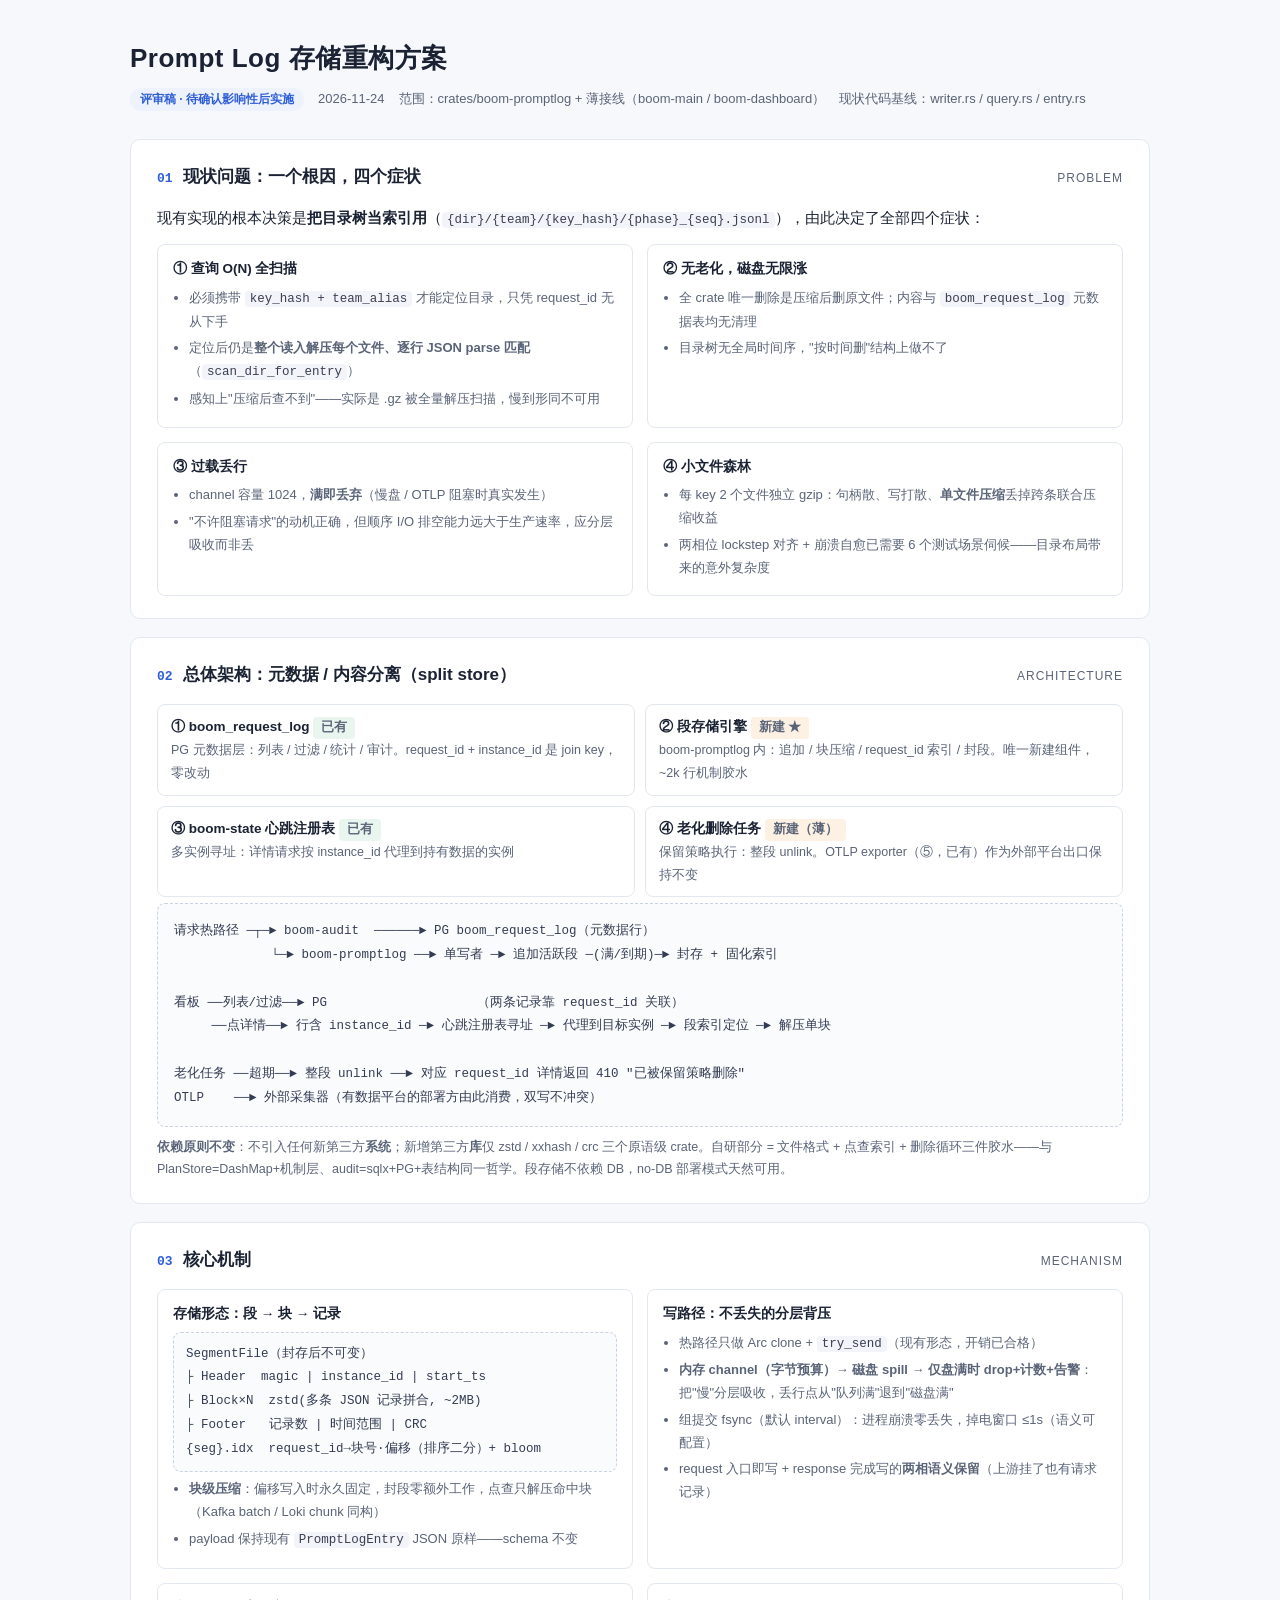
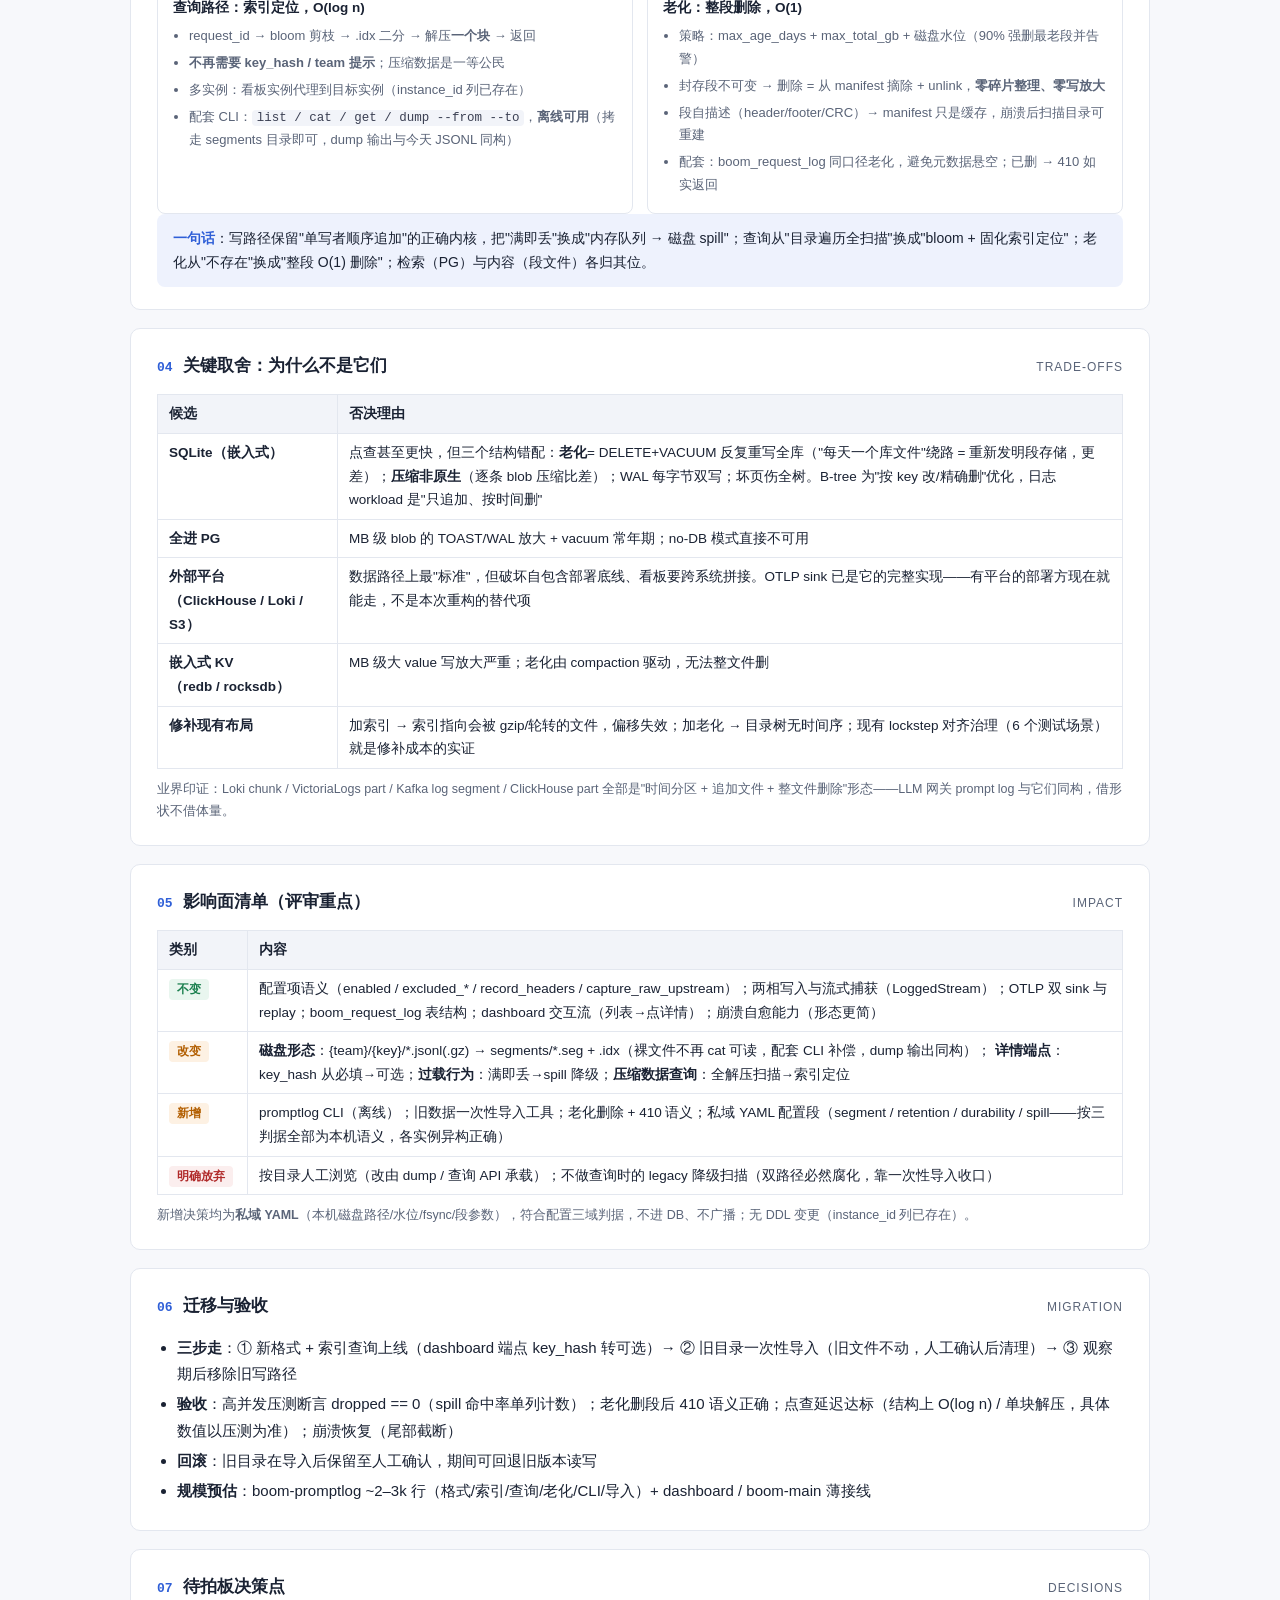
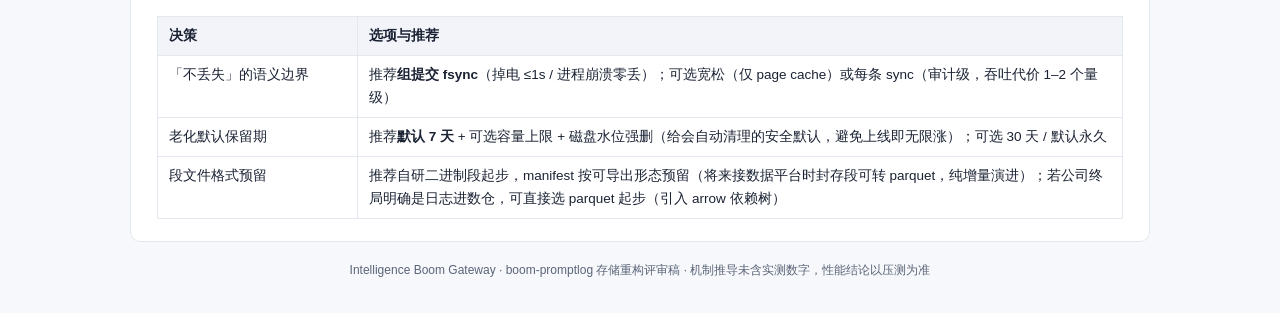
<file: docs/promptlog-redesign.html>
<!DOCTYPE html>
<html lang="zh-CN">
<head>
<meta charset="utf-8">
<meta name="viewport" content="width=device-width, initial-scale=1">
<title>Prompt Log 存储重构方案 · 评审稿</title>
<style>
  :root{
    --ink:#1a2233; --sub:#5a6478; --line:#e3e7ef; --bg:#f7f8fb; --card:#ffffff;
    --accent:#2f5fd7; --accent-soft:#eef2fd; --ok:#1a7f4e; --ok-soft:#e9f6ef;
    --new:#b25e00; --new-soft:#fdf1e3; --bad:#b02a2a; --bad-soft:#fbeeee;
    --mono:ui-monospace,SFMono-Regular,Menlo,Consolas,monospace;
  }
  *{box-sizing:border-box;margin:0;padding:0}
  body{font:15px/1.75 -apple-system,"PingFang SC","Microsoft YaHei",sans-serif;color:var(--ink);background:var(--bg);padding:36px 16px}
  .page{max-width:1020px;margin:0 auto}
  header{margin-bottom:28px}
  header h1{font-size:26px;letter-spacing:.5px}
  header .meta{color:var(--sub);font-size:13px;margin-top:6px;display:flex;gap:14px;flex-wrap:wrap;align-items:center}
  .tag{display:inline-block;padding:1px 10px;border-radius:999px;font-size:12px;font-weight:600}
  .tag.review{background:var(--accent-soft);color:var(--accent)}
  section{background:var(--card);border:1px solid var(--line);border-radius:10px;padding:22px 26px;margin-bottom:18px}
  section h2{font-size:17px;margin-bottom:14px;display:flex;align-items:baseline;gap:10px}
  section h2 .no{color:var(--accent);font-family:var(--mono);font-size:13px}
  section h2 .en{color:var(--sub);font-size:12px;font-weight:400;margin-left:auto;letter-spacing:1px}
  table{width:100%;border-collapse:collapse;font-size:13.5px}
  th,td{border:1px solid var(--line);padding:7px 11px;text-align:left;vertical-align:top}
  th{background:#f2f4f9;font-weight:600;white-space:nowrap}
  code{font-family:var(--mono);font-size:12.5px;background:#f2f4f9;padding:1px 5px;border-radius:4px;color:#3a3f52}
  ul{padding-left:20px} li{margin:4px 0}
  .badge{display:inline-block;padding:0 8px;border-radius:4px;font-size:12px;font-weight:600;white-space:nowrap}
  .b-have{background:var(--ok-soft);color:var(--ok)}
  .b-new{background:var(--new-soft);color:var(--new)}
  .b-drop{background:var(--bad-soft);color:var(--bad)}
  .grid2{display:grid;grid-template-columns:1fr 1fr;gap:14px}
  .grid3{display:grid;grid-template-columns:1fr 1fr 1fr;gap:14px}
  .box{border:1px solid var(--line);border-radius:8px;padding:12px 15px}
  .box h4{font-size:13.5px;margin-bottom:6px}
  .box p,.box li{font-size:13px;color:var(--sub)}
  .box ul{padding-left:16px}
  .diagram{background:#fafbfd;border:1px dashed #c9d2e5;border-radius:8px;padding:16px;font-family:var(--mono);font-size:12.5px;line-height:1.9;overflow-x:auto;white-space:pre;color:#333c52}
  .arch{display:grid;grid-template-columns:1fr 1fr;gap:10px;margin-bottom:6px}
  .arch .cell{border:1px solid var(--line);border-radius:8px;padding:10px 13px;font-size:13px}
  .arch .cell b{display:block;font-size:13.5px}
  .arch .cell span{color:var(--sub);font-size:12.5px}
  .flow{font-family:var(--mono);font-size:12px;color:var(--sub);text-align:center;margin:2px 0 10px}
  .verdict{background:var(--accent-soft);border-radius:8px;padding:12px 16px;font-size:14px}
  .verdict b{color:var(--accent)}
  .note{font-size:12.5px;color:var(--sub);margin-top:10px}
  .k{color:var(--accent);font-weight:600}
  footer{color:var(--sub);font-size:12px;text-align:center;margin-top:6px}
  @media print{body{background:#fff;padding:0}section{break-inside:avoid;border-color:#ccc}}
</style>
</head>
<body>
<div class="page">

<header>
  <h1>Prompt Log 存储重构方案</h1>
  <div class="meta">
    <span class="tag review">评审稿 · 待确认影响性后实施</span>
    <span>2026-11-24</span>
    <span>范围：crates/boom-promptlog + 薄接线（boom-main / boom-dashboard）</span>
    <span>现状代码基线：writer.rs / query.rs / entry.rs</span>
  </div>
</header>

<!-- 01 问题 -->
<section>
  <h2><span class="no">01</span>现状问题：一个根因，四个症状<span class="en">PROBLEM</span></h2>
  <p style="margin-bottom:12px">现有实现的根本决策是<b>把目录树当索引用</b>（<code>{dir}/{team}/{key_hash}/{phase}_{seq}.jsonl</code>），由此决定了全部四个症状：</p>
  <div class="grid2">
    <div class="box"><h4>① 查询 O(N) 全扫描</h4>
      <ul><li>必须携带 <code>key_hash + team_alias</code> 才能定位目录，只凭 request_id 无从下手</li>
      <li>定位后仍是<b>整个读入解压每个文件、逐行 JSON parse 匹配</b>（<code>scan_dir_for_entry</code>）</li>
      <li>感知上"压缩后查不到"——实际是 .gz 被全量解压扫描，慢到形同不可用</li></ul></div>
    <div class="box"><h4>② 无老化，磁盘无限涨</h4>
      <ul><li>全 crate 唯一删除是压缩后删原文件；内容与 <code>boom_request_log</code> 元数据表均无清理</li>
      <li>目录树无全局时间序，"按时间删"结构上做不了</li></ul></div>
    <div class="box"><h4>③ 过载丢行</h4>
      <ul><li>channel 容量 1024，<b>满即丢弃</b>（慢盘 / OTLP 阻塞时真实发生）</li>
      <li>"不许阻塞请求"的动机正确，但顺序 I/O 排空能力远大于生产速率，应分层吸收而非丢</li></ul></div>
    <div class="box"><h4>④ 小文件森林</h4>
      <ul><li>每 key 2 个文件独立 gzip：句柄散、写打散、<b>单文件压缩</b>丢掉跨条联合压缩收益</li>
      <li>两相位 lockstep 对齐 + 崩溃自愈已需要 6 个测试场景伺候——目录布局带来的意外复杂度</li></ul></div>
  </div>
</section>

<!-- 02 架构 -->
<section>
  <h2><span class="no">02</span>总体架构：元数据 / 内容分离（split store）<span class="en">ARCHITECTURE</span></h2>
  <div class="arch">
    <div class="cell"><b>① boom_request_log <span class="badge b-have">已有</span></b><span>PG 元数据层：列表 / 过滤 / 统计 / 审计。request_id + instance_id 是 join key，零改动</span></div>
    <div class="cell"><b>② 段存储引擎 <span class="badge b-new">新建 ★</span></b><span>boom-promptlog 内：追加 / 块压缩 / request_id 索引 / 封段。唯一新建组件，~2k 行机制胶水</span></div>
    <div class="cell"><b>③ boom-state 心跳注册表 <span class="badge b-have">已有</span></b><span>多实例寻址：详情请求按 instance_id 代理到持有数据的实例</span></div>
    <div class="cell"><b>④ 老化删除任务 <span class="badge b-new">新建（薄）</span></b><span>保留策略执行：整段 unlink。OTLP exporter（⑤，已有）作为外部平台出口保持不变</span></div>
  </div>
  <div class="diagram">请求热路径 ─┬─► boom-audit  ──────► PG boom_request_log（元数据行）
             └─► boom-promptlog ──► 单写者 ─► 追加活跃段 ─(满/到期)─► 封存 + 固化索引

看板 ──列表/过滤──► PG                    （两条记录靠 request_id 关联）
     ──点详情──► 行含 instance_id ─► 心跳注册表寻址 ─► 代理到目标实例 ─► 段索引定位 ─► 解压单块

老化任务 ──超期──► 整段 unlink ──► 对应 request_id 详情返回 410 "已被保留策略删除"
OTLP    ──► 外部采集器（有数据平台的部署方由此消费，双写不冲突）</div>
  <p class="note"><b>依赖原则不变</b>：不引入任何新第三方<b>系统</b>；新增第三方<b>库</b>仅 zstd / xxhash / crc 三个原语级 crate。自研部分 = 文件格式 + 点查索引 + 删除循环三件胶水——与 PlanStore=DashMap+机制层、audit=sqlx+PG+表结构同一哲学。段存储不依赖 DB，no-DB 部署模式天然可用。</p>
</section>

<!-- 03 机制 -->
<section>
  <h2><span class="no">03</span>核心机制<span class="en">MECHANISM</span></h2>
  <div class="grid2">
    <div class="box"><h4>存储形态：段 → 块 → 记录</h4>
      <div class="diagram" style="padding:10px 12px;margin:6px 0">SegmentFile（封存后不可变）
├ Header  magic | instance_id | start_ts
├ Block×N  zstd(多条 JSON 记录拼合, ~2MB)
├ Footer   记录数 | 时间范围 | CRC
{seg}.idx  request_id→块号·偏移（排序二分）+ bloom</div>
      <ul><li><b>块级压缩</b>：偏移写入时永久固定，封段零额外工作，点查只解压命中块（Kafka batch / Loki chunk 同构）</li>
      <li>payload 保持现有 <code>PromptLogEntry</code> JSON 原样——schema 不变</li></ul></div>
    <div class="box"><h4>写路径：不丢失的分层背压</h4>
      <ul>
        <li>热路径只做 Arc clone + <code>try_send</code>（现有形态，开销已合格）</li>
        <li><b>内存 channel（字节预算）→ 磁盘 spill → 仅盘满时 drop+计数+告警</b>：把"慢"分层吸收，丢行点从"队列满"退到"磁盘满"</li>
        <li>组提交 fsync（默认 interval）：进程崩溃零丢失，掉电窗口 ≤1s（语义可配置）</li>
        <li>request 入口即写 + response 完成写的<b>两相语义保留</b>（上游挂了也有请求记录）</li></ul></div>
    <div class="box"><h4>查询路径：索引定位，O(log n)</h4>
      <ul>
        <li>request_id → bloom 剪枝 → .idx 二分 → 解压<b>一个块</b> → 返回</li>
        <li><b>不再需要 key_hash / team 提示</b>；压缩数据是一等公民</li>
        <li>多实例：看板实例代理到目标实例（instance_id 列已存在）</li>
        <li>配套 CLI：<code>list / cat / get / dump --from --to</code>，<b>离线可用</b>（拷走 segments 目录即可，dump 输出与今天 JSONL 同构）</li></ul></div>
    <div class="box"><h4>老化：整段删除，O(1)</h4>
      <ul>
        <li>策略：max_age_days + max_total_gb + 磁盘水位（90% 强删最老段并告警）</li>
        <li>封存段不可变 → 删除 = 从 manifest 摘除 + unlink，<b>零碎片整理、零写放大</b></li>
        <li>段自描述（header/footer/CRC）→ manifest 只是缓存，崩溃后扫描目录可重建</li>
        <li>配套：boom_request_log 同口径老化，避免元数据悬空；已删 → 410 如实返回</li></ul></div>
  </div>
  <div class="verdict"><b>一句话</b>：写路径保留"单写者顺序追加"的正确内核，把"满即丢"换成"内存队列 → 磁盘 spill"；查询从"目录遍历全扫描"换成"bloom + 固化索引定位"；老化从"不存在"换成"整段 O(1) 删除"；检索（PG）与内容（段文件）各归其位。</div>
</section>

<!-- 04 取舍 -->
<section>
  <h2><span class="no">04</span>关键取舍：为什么不是它们<span class="en">TRADE-OFFS</span></h2>
  <table>
    <tr><th style="width:180px">候选</th><th>否决理由</th></tr>
    <tr><td><b>SQLite（嵌入式）</b></td><td>点查甚至更快，但三个结构错配：<b>老化</b>= DELETE+VACUUM 反复重写全库（"每天一个库文件"绕路 = 重新发明段存储，更差）；<b>压缩非原生</b>（逐条 blob 压缩比差）；WAL 每字节双写；坏页伤全树。B-tree 为"按 key 改/精确删"优化，日志 workload 是"只追加、按时间删"</td></tr>
    <tr><td><b>全进 PG</b></td><td>MB 级 blob 的 TOAST/WAL 放大 + vacuum 常年期；no-DB 模式直接不可用</td></tr>
    <tr><td><b>外部平台<br>（ClickHouse / Loki / S3）</b></td><td>数据路径上最"标准"，但破坏自包含部署底线、看板要跨系统拼接。OTLP sink 已是它的完整实现——有平台的部署方现在就能走，不是本次重构的替代项</td></tr>
    <tr><td><b>嵌入式 KV<br>（redb / rocksdb）</b></td><td>MB 级大 value 写放大严重；老化由 compaction 驱动，无法整文件删</td></tr>
    <tr><td><b>修补现有布局</b></td><td>加索引 → 索引指向会被 gzip/轮转的文件，偏移失效；加老化 → 目录树无时间序；现有 lockstep 对齐治理（6 个测试场景）就是修补成本的实证</td></tr>
  </table>
  <p class="note">业界印证：Loki chunk / VictoriaLogs part / Kafka log segment / ClickHouse part 全部是"时间分区 + 追加文件 + 整文件删除"形态——LLM 网关 prompt log 与它们同构，借形状不借体量。</p>
</section>

<!-- 05 影响面 -->
<section>
  <h2><span class="no">05</span>影响面清单（评审重点）<span class="en">IMPACT</span></h2>
  <table>
    <tr><th style="width:90px">类别</th><th>内容</th></tr>
    <tr><td><span class="badge b-have">不变</span></td><td>
      配置项语义（enabled / excluded_* / record_headers / capture_raw_upstream）；两相写入与流式捕获（LoggedStream）；OTLP 双 sink 与 replay；boom_request_log 表结构；dashboard 交互流（列表→点详情）；崩溃自愈能力（形态更简）</td></tr>
    <tr><td><span class="badge b-new">改变</span></td><td>
      <b>磁盘形态</b>：{team}/{key}/*.jsonl(.gz) → segments/*.seg + .idx（裸文件不再 cat 可读，配套 CLI 补偿，dump 输出同构）；
      <b>详情端点</b>：key_hash 从必填→可选；<b>过载行为</b>：满即丢→spill 降级；<b>压缩数据查询</b>：全解压扫描→索引定位</td></tr>
    <tr><td><span class="badge b-new">新增</span></td><td>
      promptlog CLI（离线）；旧数据一次性导入工具；老化删除 + 410 语义；私域 YAML 配置段（segment / retention / durability / spill——按三判据全部为本机语义，各实例异构正确）</td></tr>
    <tr><td><span class="badge b-drop">明确放弃</span></td><td>
      按目录人工浏览（改由 dump / 查询 API 承载）；不做查询时的 legacy 降级扫描（双路径必然腐化，靠一次性导入收口）</td></tr>
  </table>
  <p class="note">新增决策均为<b>私域 YAML</b>（本机磁盘路径/水位/fsync/段参数），符合配置三域判据，不进 DB、不广播；无 DDL 变更（instance_id 列已存在）。</p>
</section>

<!-- 06 迁移 -->
<section>
  <h2><span class="no">06</span>迁移与验收<span class="en">MIGRATION</span></h2>
  <ul>
    <li><b>三步走</b>：① 新格式 + 索引查询上线（dashboard 端点 key_hash 转可选）→ ② 旧目录一次性导入（旧文件不动，人工确认后清理）→ ③ 观察期后移除旧写路径</li>
    <li><b>验收</b>：高并发压测断言 dropped == 0（spill 命中率单列计数）；老化删段后 410 语义正确；点查延迟达标（结构上 O(log n) / 单块解压，具体数值以压测为准）；崩溃恢复（尾部截断）</li>
    <li><b>回滚</b>：旧目录在导入后保留至人工确认，期间可回退旧版本读写</li>
    <li><b>规模预估</b>：boom-promptlog ~2–3k 行（格式/索引/查询/老化/CLI/导入）+ dashboard / boom-main 薄接线</li>
  </ul>
</section>

<!-- 07 待决策 -->
<section>
  <h2><span class="no">07</span>待拍板决策点<span class="en">DECISIONS</span></h2>
  <table>
    <tr><th style="width:200px">决策</th><th>选项与推荐</th></tr>
    <tr><td>「不丢失」的语义边界</td><td>推荐<b>组提交 fsync</b>（掉电 ≤1s / 进程崩溃零丢）；可选宽松（仅 page cache）或每条 sync（审计级，吞吐代价 1–2 个量级）</td></tr>
    <tr><td>老化默认保留期</td><td>推荐<b>默认 7 天</b> + 可选容量上限 + 磁盘水位强删（给会自动清理的安全默认，避免上线即无限涨）；可选 30 天 / 默认永久</td></tr>
    <tr><td>段文件格式预留</td><td>推荐自研二进制段起步，manifest 按可导出形态预留（将来接数据平台时封存段可转 parquet，纯增量演进）；若公司终局明确是日志进数仓，可直接选 parquet 起步（引入 arrow 依赖树）</td></tr>
  </table>
</section>

<footer>Intelligence Boom Gateway · boom-promptlog 存储重构评审稿 · 机制推导未含实测数字，性能结论以压测为准</footer>
</div>
</body>
</html>
</file>
